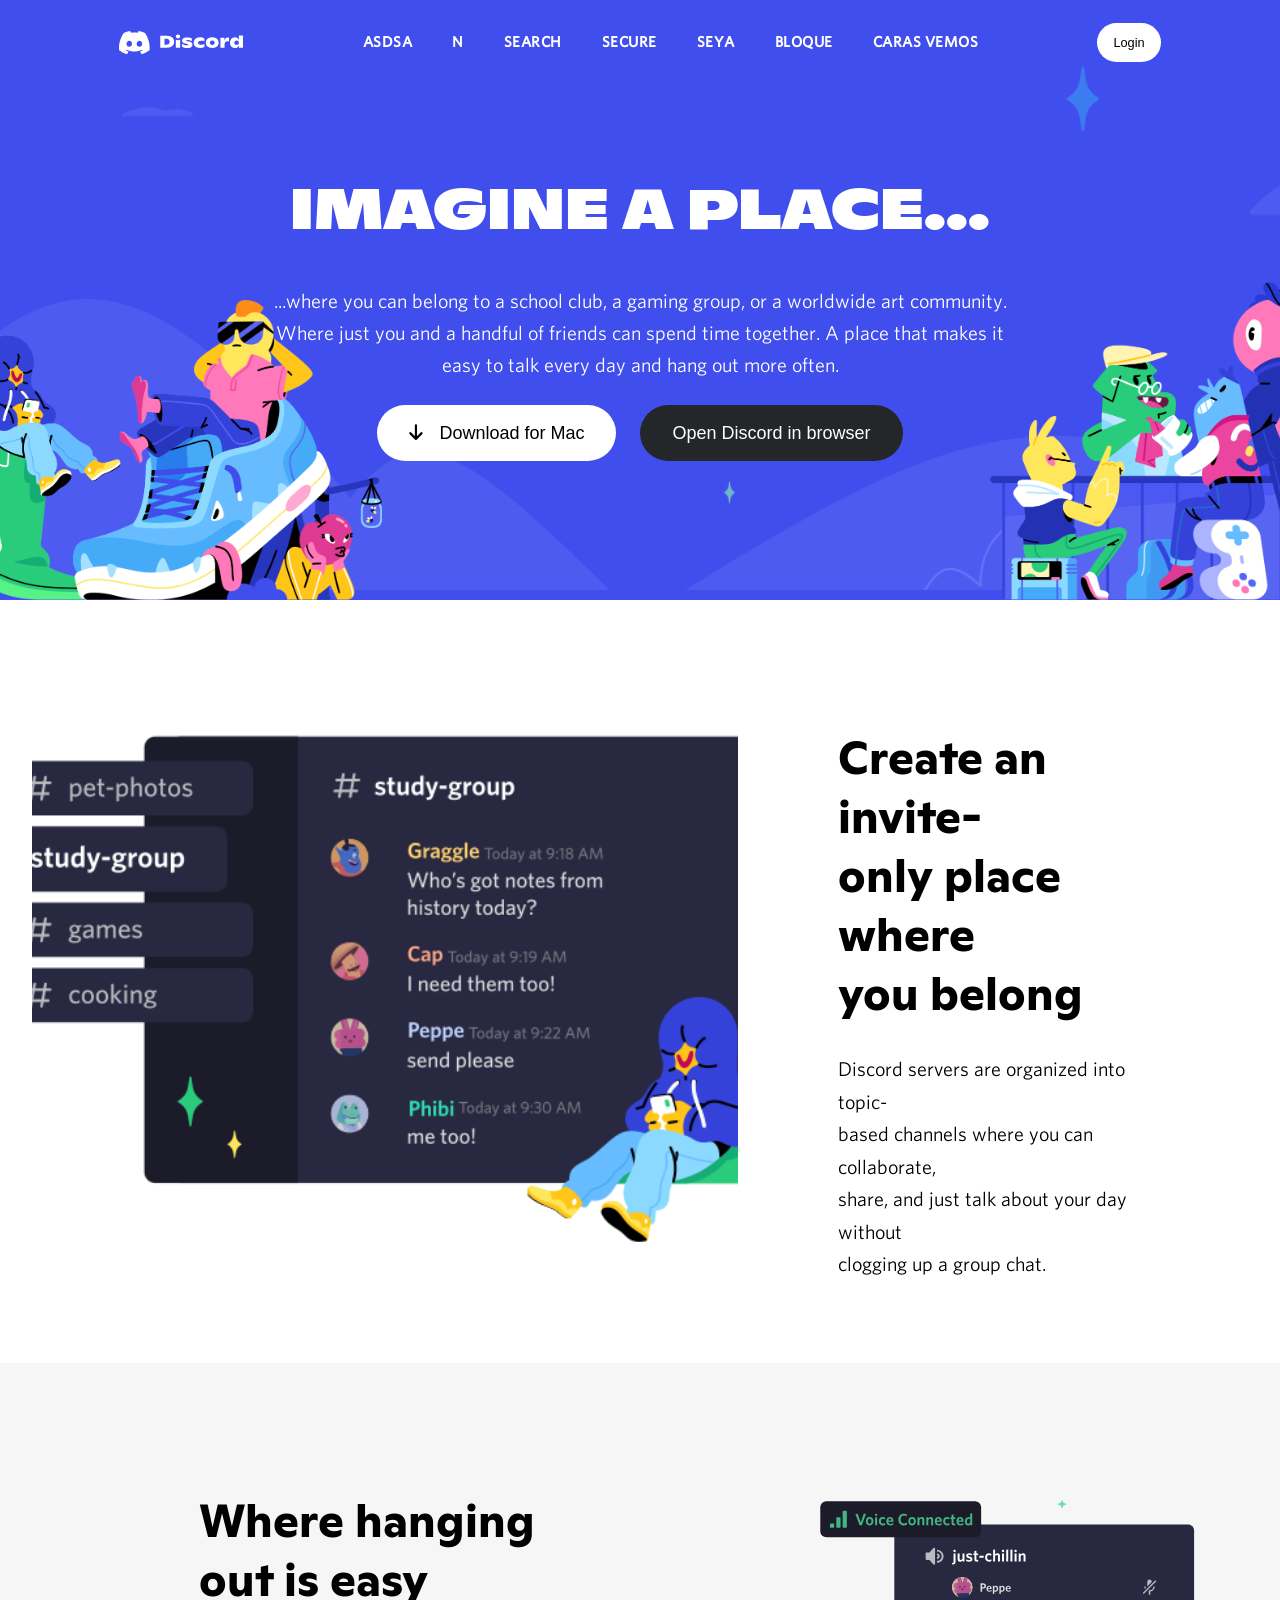
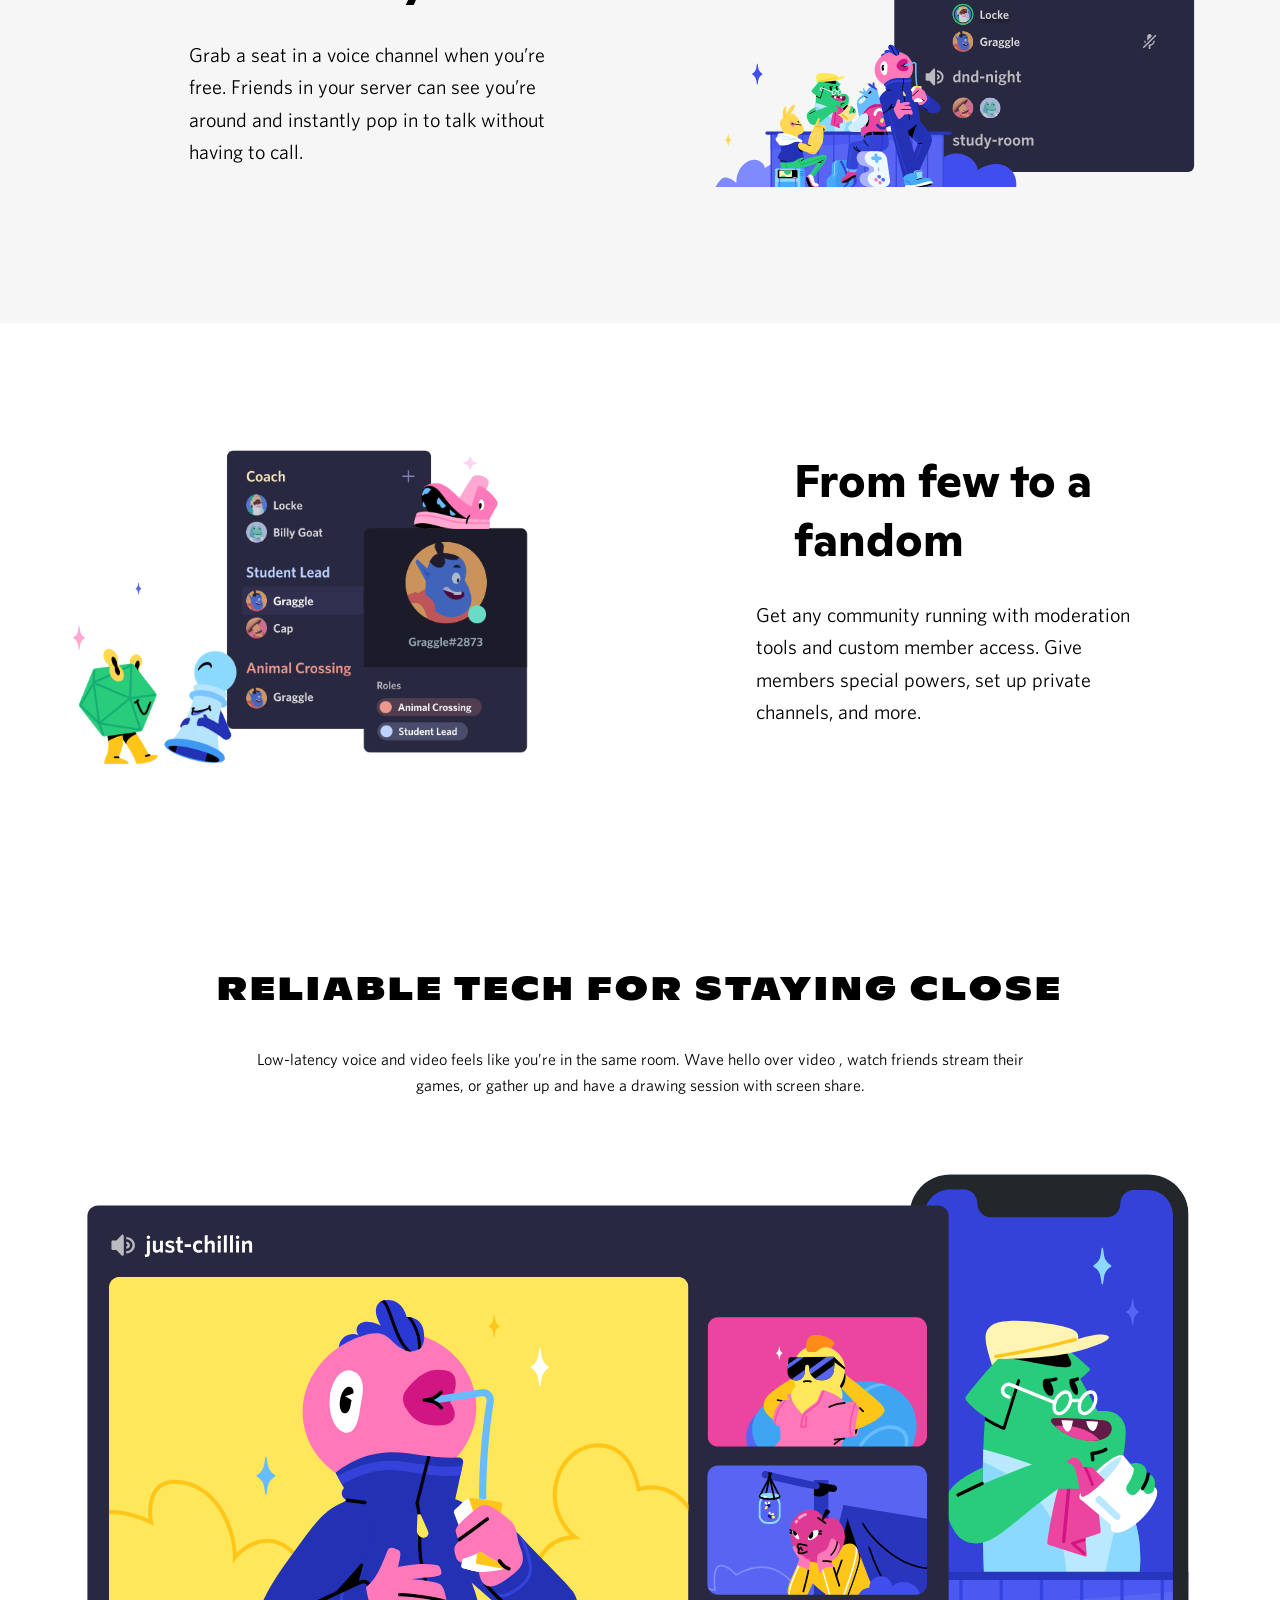
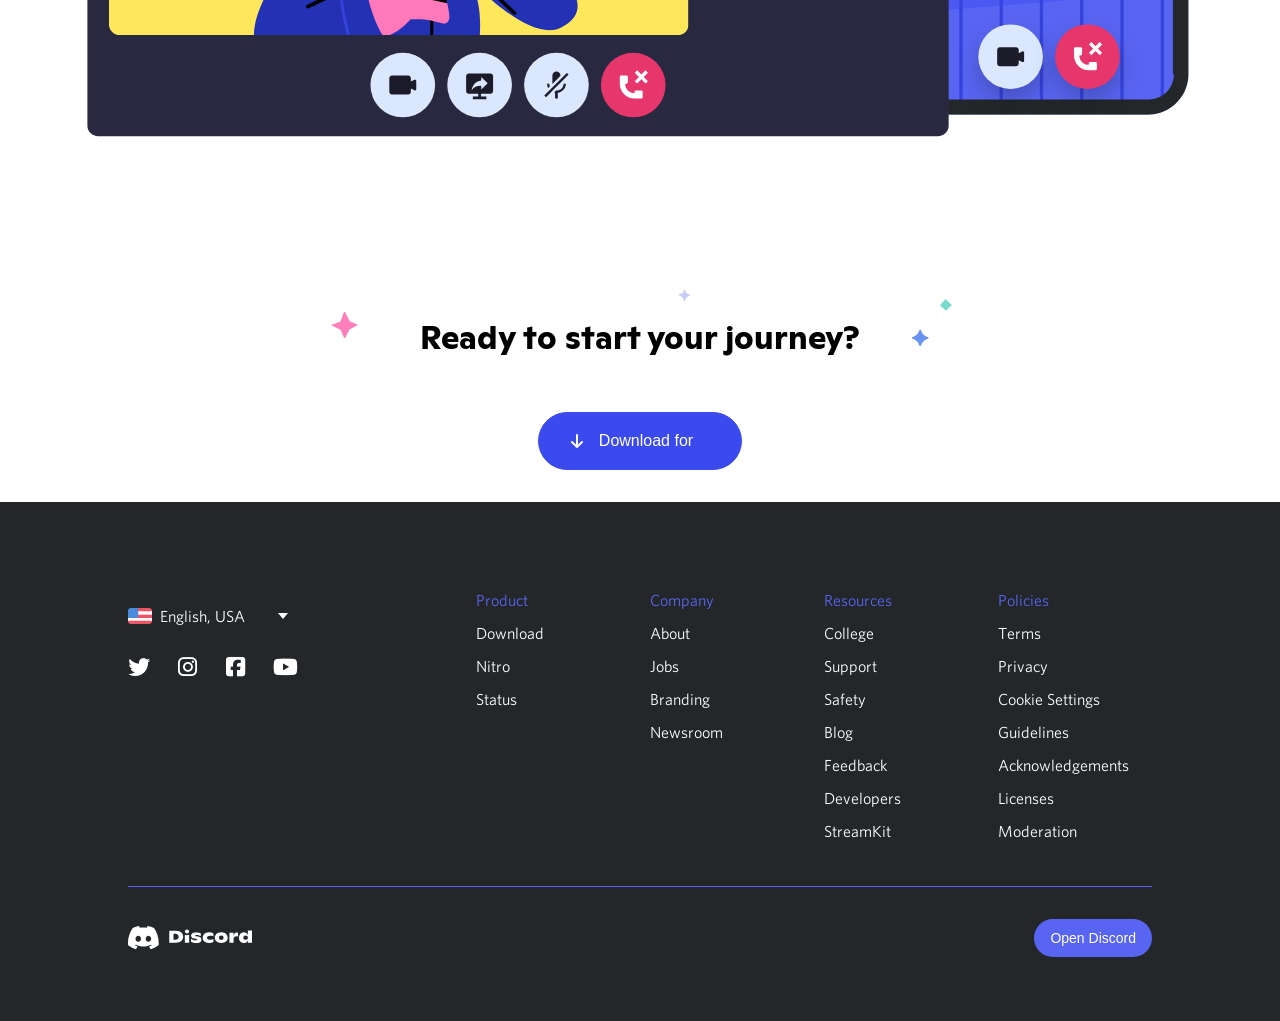
<file: index.html>
<!DOCTYPE html>
<html lang="es">
  <head>
    <meta charset="UTF-8" />
    <meta http-equiv="X-UA-Compatible" content="IE=edge" />
    <meta name="viewport" content="width=device-width, initial-scale=1.0" />
    <link rel="stylesheet" href="./css/style.css" />
    <link rel="stylesheet" href="./css/responsive.css" />
    <link rel="icon" href="./img/favicon.ico?v=2" />
    <link
      rel="stylesheet"
      href="https://cdnjs.cloudflare.com/ajax/libs/font-awesome/6.2.0/css/all.min.css"
      integrity="sha512-xh6O/CkQoPOWDdYTDqeRdPCVd1SpvCA9XXcUnZS2FmJNp1coAFzvtCN9BmamE+4aHK8yyUHUSCcJHgXloTyT2A=="
      crossorigin="anonymous"
      referrerpolicy="no-referrer"
    />
    <link
      rel="stylesheet"
      href="https://cdnjs.cloudflare.com/ajax/libs/animate.css/4.1.1/animate.min.css"
    />
    <link
      href="https://fonts.googleapis.com/icon?family=Material+Icons"
      rel="stylesheet"  
    />
    <title>Discord | Your Place to Talk and Hang Out</title>
  </head>

  <body>
    <div class="container">
      <nav class="navbar display-flex">
        <div class="logo">
          <svg width="124" height="34" viewBox="0 0 124 34" class="logo-3oeRIY">
            <g fill="white">
              <path
                d="M26.0015 6.9529C24.0021 6.03845 21.8787 5.37198 19.6623 5C19.3833 5.48048 19.0733 6.13144 18.8563 6.64292C16.4989 6.30193 14.1585 6.30193 11.8336 6.64292C11.6166 6.13144 11.2911 5.48048 11.0276 5C8.79575 5.37198 6.67235 6.03845 4.6869 6.9529C0.672601 12.8736 -0.41235 18.6548 0.130124 24.3585C2.79599 26.2959 5.36889 27.4739 7.89682 28.2489C8.51679 27.4119 9.07477 26.5129 9.55525 25.5675C8.64079 25.2265 7.77283 24.808 6.93587 24.312C7.15286 24.1571 7.36986 23.9866 7.57135 23.8161C12.6241 26.1255 18.0969 26.1255 23.0876 23.8161C23.3046 23.9866 23.5061 24.1571 23.7231 24.312C22.8861 24.808 22.0182 25.2265 21.1037 25.5675C21.5842 26.5129 22.1422 27.4119 22.7621 28.2489C25.2885 27.4739 27.8769 26.2959 30.5288 24.3585C31.1952 17.7559 29.4733 12.0212 26.0015 6.9529ZM10.2527 20.8402C8.73376 20.8402 7.49382 19.4608 7.49382 17.7714C7.49382 16.082 8.70276 14.7025 10.2527 14.7025C11.7871 14.7025 13.0425 16.082 13.0115 17.7714C13.0115 19.4608 11.7871 20.8402 10.2527 20.8402ZM20.4373 20.8402C18.9183 20.8402 17.6768 19.4608 17.6768 17.7714C17.6768 16.082 18.8873 14.7025 20.4373 14.7025C21.9717 14.7025 23.2271 16.082 23.1961 17.7714C23.1961 19.4608 21.9872 20.8402 20.4373 20.8402Z"
              ></path>
              <path
                d="M41.2697 9.86615H47.8585C49.4394 9.86615 50.7878 10.1141 51.8883 10.6101C52.9887 11.1061 53.8102 11.7881 54.3527 12.6715C54.8951 13.555 55.1741 14.5624 55.1741 15.7094C55.1741 16.8253 54.8952 17.8328 54.3217 18.7472C53.7482 19.6462 52.8803 20.3746 51.7178 20.9016C50.5554 21.4286 49.1139 21.6921 47.3935 21.6921H41.2697V9.86615ZM47.316 18.6852C48.3854 18.6852 49.2069 18.4217 49.7804 17.8793C50.3539 17.3523 50.6484 16.6083 50.6484 15.6939C50.6484 14.8414 50.3849 14.1594 49.8734 13.648C49.3619 13.1365 48.587 12.873 47.5485 12.873H45.4871V18.6852H47.316Z"
              ></path>
              <path
                d="M65.4362 21.6774C64.5217 21.4449 63.7003 21.1039 62.9718 20.6389V17.8335C63.5298 18.2675 64.2582 18.6085 65.1882 18.8875C66.1181 19.1665 67.0171 19.306 67.8851 19.306C68.288 19.306 68.598 19.2595 68.7995 19.151C69.001 19.0425 69.1095 18.9185 69.1095 18.7635C69.1095 18.593 69.0475 18.4535 68.939 18.345C68.8305 18.2365 68.6135 18.1435 68.288 18.0505L66.2576 17.6011C65.0952 17.3376 64.2737 16.9501 63.7777 16.4851C63.2818 16.0201 63.0493 15.3847 63.0493 14.6097C63.0493 13.9587 63.2663 13.3853 63.6847 12.9048C64.1187 12.4243 64.7232 12.0523 65.5137 11.7888C66.3041 11.5254 67.2186 11.3859 68.288 11.3859C69.2335 11.3859 70.1014 11.4789 70.8919 11.6959C71.6823 11.8973 72.3333 12.1608 72.8448 12.4708V15.1212C72.3178 14.8112 71.6979 14.5632 71.0159 14.3772C70.3184 14.1912 69.6055 14.0982 68.877 14.0982C67.823 14.0982 67.2961 14.2842 67.2961 14.6407C67.2961 14.8112 67.3736 14.9352 67.5441 15.0282C67.7146 15.1212 68.009 15.1987 68.443 15.2917L70.1324 15.6017C71.2329 15.7876 72.0543 16.1286 72.5968 16.6091C73.1393 17.0896 73.4028 17.787 73.4028 18.7325C73.4028 19.7555 72.9533 20.5769 72.0543 21.1659C71.1554 21.7704 69.8844 22.0648 68.2415 22.0648C67.2806 22.0338 66.3506 21.9098 65.4362 21.6774Z"
              ></path>
              <path
                d="M77.5891 21.3213C76.6281 20.8408 75.8842 20.2054 75.4037 19.3994C74.9077 18.5934 74.6752 17.679 74.6752 16.656C74.6752 15.6486 74.9232 14.7341 75.4347 13.9437C75.9462 13.1377 76.6901 12.5177 77.6666 12.0528C78.643 11.6033 79.821 11.3708 81.1849 11.3708C82.8743 11.3708 84.2693 11.7273 85.3852 12.4402V15.5246C84.9977 15.2611 84.5328 15.0286 84.0058 14.8736C83.4788 14.7031 82.9208 14.6256 82.3319 14.6256C81.2779 14.6256 80.472 14.8116 79.8675 15.1991C79.2785 15.5866 78.984 16.0826 78.984 16.7025C78.984 17.307 79.263 17.803 79.852 18.1905C80.4254 18.5779 81.2624 18.7794 82.3474 18.7794C82.9053 18.7794 83.4633 18.7019 84.0058 18.5314C84.5483 18.3609 85.0287 18.175 85.4162 17.927V20.9183C84.1762 21.6623 82.7348 22.0343 81.1074 22.0343C79.728 22.0343 78.5655 21.7863 77.5891 21.3213Z"
              ></path>
              <path
                d="M89.8041 21.3213C88.8276 20.8408 88.0837 20.2054 87.5722 19.3839C87.0607 18.5624 86.7972 17.648 86.7972 16.625C86.7972 15.6176 87.0607 14.7031 87.5722 13.9127C88.0837 13.1222 88.8276 12.5022 89.7886 12.0528C90.7495 11.6033 91.9119 11.3708 93.2464 11.3708C94.5794 11.3708 95.7418 11.5878 96.7028 12.0528C97.6637 12.5022 98.4077 13.1222 98.9192 13.9127C99.4306 14.7031 99.6786 15.6021 99.6786 16.625C99.6786 17.6325 99.4306 18.5624 98.9192 19.3839C98.4077 20.2054 97.6792 20.8563 96.7028 21.3213C95.7263 21.7863 94.5794 22.0343 93.2464 22.0343C91.9274 22.0343 90.7805 21.7863 89.8041 21.3213ZM94.9358 18.3299C95.3388 17.927 95.5558 17.369 95.5558 16.7025C95.5558 16.0206 95.3543 15.4936 94.9358 15.0906C94.5174 14.6876 93.9594 14.4861 93.2619 14.4861C92.5335 14.4861 91.9739 14.6876 91.5555 15.0906C91.1525 15.4936 90.9355 16.0206 90.9355 16.7025C90.9355 17.3845 91.137 17.927 91.5555 18.3299C91.9739 18.7484 92.5335 18.9499 93.2619 18.9499C93.9594 18.9344 94.5329 18.7329 94.9358 18.3299Z"
              ></path>
              <path
                d="M110.048 11.9901V15.6325C109.614 15.3535 109.056 15.214 108.374 15.214C107.475 15.214 106.777 15.493 106.297 16.0354C105.816 16.5779 105.568 17.4304 105.568 18.5773V21.6772H101.43V11.8196H105.491V14.966C105.708 13.819 106.08 12.9666 106.576 12.4241C107.072 11.8816 107.723 11.5872 108.513 11.5872C109.102 11.5872 109.614 11.7267 110.048 11.9901Z"
              ></path>
              <path
                d="M124 9.52563V21.6925H119.862V19.4761C119.505 20.3131 118.978 20.9486 118.265 21.3825C117.551 21.8165 116.667 22.0335 115.613 22.0335C114.683 22.0335 113.862 21.801 113.164 21.3515C112.467 20.9021 111.925 20.2666 111.553 19.4761C111.181 18.6702 110.995 17.7712 110.995 16.7793C110.979 15.7408 111.181 14.8109 111.599 13.9894C112.002 13.168 112.591 12.5325 113.335 12.0675C114.079 11.6025 114.931 11.37 115.892 11.37C117.861 11.37 119.18 12.2225 119.862 13.9429V9.52563H124ZM119.242 18.2517C119.66 17.8487 119.877 17.3062 119.877 16.6553C119.877 16.0198 119.676 15.5083 119.257 15.1209C118.839 14.7334 118.281 14.5319 117.582 14.5319C116.884 14.5319 116.326 14.7334 115.908 15.1364C115.489 15.5393 115.288 16.0508 115.288 16.7018C115.288 17.3527 115.489 17.8642 115.908 18.2672C116.326 18.6702 116.869 18.8717 117.566 18.8717C118.265 18.8717 118.823 18.6702 119.242 18.2517Z"
              ></path>
              <path
                d="M58.9885 12.4091C60.1772 12.4091 61.1429 11.5416 61.1429 10.4717C61.1429 9.40164 60.1772 8.5343 58.9885 8.5343C57.7981 8.5343 56.8341 9.40164 56.8341 10.4717C56.8341 11.5416 57.7981 12.4091 58.9885 12.4091Z"
              ></path>
              <path
                d="M61.1429 13.741C59.8254 14.3144 58.1825 14.3299 56.8341 13.741V21.6921H61.1429V13.741Z"
              ></path>
            </g>
          </svg>
        </div>

        <div class="menu">
          <div class="display-flex space-between for-mobile"></div>
        </div>

        <div>
          <ul>
            <li><a href="">ASDSA</a></li>
            <li><a href="">N</a></li>
            <li><a href="">SEARCH</a></li>
            <li><a href="">SECURE</a></li>
            <li><a href="./pages/support.html">SEYA</a></li>
            <li><a href="">BLOQUE</a></li>
            <li><a href="">CARAS VEMOS</a></li>
          </ul>
        </div>

        <div class="wrapper">
          <a class="" href="https://discord.com/login">
            <button class="discord">Login</button></a
          >
        </div>
      </nav>

      <div class="section1">
        <h1>IMAGINE A PLACE...</h1>
        <i class="fa-arrow-down-to-bracket"></i>

        <p style="align-content: flex-end">
          ...where you can belong to a school club, a gaming group, or a
          worldwide art community. Where just you and a handful of friends can
          spend time together. A place that makes it easy to talk every day and
          hang out more often.
        </p>
        <div class="buttons">
          <button class="download-button main-btn">
            <i class="fa-solid fa-arrow-down"></i> Download for Mac
          </button>
          <a href="https://discord.com/app">
            <button class="browser-button">Open Discord in browser</button>
          </a>
        </div>

        <div class="shoe">
          <img src="./img/left.png" alt="" />
        </div>
        <div class="dino">
          <img src="./img/friends.png" alt="" />
        </div>
      </div>
    </div>

    <div class="container2 wow animate__animated animate__fadeInUp">
      <div id="studygroup">
        <img src="./img/container2.png" alt="" />
        <div></div>
        <div class="box2">
          <h2>
            Create an invite- <br />
            only place where <br />
            you belong
          </h2>
          <p>
            Discord servers are organized into topic- <br />
            based channels where you can collaborate, <br />
            share, and just talk about your day without <br />
            clogging up a group chat.
          </p>
        </div>
      </div>
    </div>

    <div class="container3" id="hang-out">
      <div id="studygroup">
        <div class="box2 wow animate__animated animate__fadeInUp">
          <h2>
            Where hanging <br />
            out is easy
          </h2>
          <p>
            Grab a seat in a voice channel when you’re <br />
            free. Friends in your server can see you’re <br />
            around and instantly pop in to talk without <br />
            having to call.
          </p>
        </div>
        <div  class="container2 wow animate__animated animate__fadeInUp">
          <img src="./img/container3.svg" alt="" />
        </div>
      </div>
    </div>



    <div class="container4">

      <div id="studygroup">
  <div class="container2 wow animate__animated animate__fadeInUp">
        <img src="./img/container4.png" alt="" />
      </div>
      <div class="box2 wow animate__animated animate__fadeInUp">
        <h2>
          From few to a <br />
          fandom
        </h2>
        <p>
          Get any community running with moderation <br />
          tools and custom member access. Give <br />
          members special powers, set up private <br />
          channels, and more.
        </p>
      </div>
      </div>
    
    </div>
    <div class="container5">
      <div class="box5 wow animate__animated animate__fadeInUp">
        <h1>RELIABLE TECH FOR STAYING CLOSE</h1>
        <p>
          Low-latency voice and video feels like you’re in the same room. Wave
          hello over video , watch friends stream their<br />
          games, or gather up and have a drawing session with screen share.
        </p>
        <img src="./img/container5.svg" alt="" />
      </div>
      <div class="box6">
        <div class="stars-container">
          <img src="./img/stars1.svg" />
        </div>
        <h1>Ready to start your journey?</h1>
        <button class="download-button bottom-btn" onclick="download(Name)">
          <i class="fa-solid fa-arrow-down"></i> Download for
          <span class="deviceName"></span>
        </button>
      </div>
    </div>

    <!-- Footer -->
    <!-------------------------------------------------------------->
    <footer>
      <div class="footer-nav">
        <div class="socials">
          <div class="dropdown">
            <div class="select">
              <span class="selected"
                ><img src="img/Flag-logo.png" />English, USA</span
              >
              <div class="caret"></div>
            </div>
            <ul class="menu">
              <li value="Bulgarian">
                <img src="img/country-icon/bulgaria.png" />български
              </li>
              <li value="Czech">
                <img src="img/country-icon/chez.png" />Čeština
              </li>
              <li value="Danish">
                <img src="img/country-icon/denmark.png" />Dansk
              </li>
              <li value="German">
                <img src="img/country-icon/germany.png" />Deutsch
              </li>
              <li value="Greek">
                <img src="img/country-icon/greece.png" />Ελληνικά
              </li>
              <li value="English" class="active">
                <img src="img/Flag-logo.png" />English, USA
              </li>
              <li value="Spanish">
                <img src="img/country-icon/spain.png" />Español
              </li>
              <li value="Finnish">
                <img src="img/country-icon/finland.png" />Suomi
              </li>
              <li value="French">
                <img src="img/country-icon/france.png" />Français
              </li>
              <li value="Hindi">
                <img src="img/country-icon/india.png" />हिंदी
              </li>
              <li value="Croatian">
                <img src="img/country-icon/croatia.png" />Hrvatski
              </li>
              <li value="Hungarian">
                <img src="img/country-icon/hungary.png" />Magyar
              </li>
              <li value="Italian">
                <img src="img/country-icon/italy.png" />Italiano
              </li>
              <li value="Japanese">
                <img src="img/country-icon/japan.png" />日本語
              </li>
              <li value="Korean">
                <img src="img/country-icon/korea.png" />한국어
              </li>
              <li value="Lithuanian">
                <img src="img/country-icon/lithuanian.png" />Lietuviškai
              </li>
              <li value="Dutch">
                <img src="img/country-icon/netherlands.png" />Nederlands
              </li>
              <li value="Norwegian">
                <img src="img/country-icon/Norwegian.png" />Norwegian
              </li>
              <li value="Polish">
                <img src="img/country-icon/Polish.png" />Polski
              </li>
              <li value="Brazilian Portuguese">
                <img src="img/country-icon/brazil.png" />Português do Brasil
              </li>
              <li value="Romanian">
                <img src="img/country-icon/romania.png" />Română
              </li>
              <li value="Russian">
                <img src="img/country-icon/russia.png" />Русский
              </li>
              <li value="Swedish">
                <img src="img/country-icon/sweeden.png" />Svenska
              </li>
              <li value="Thai">
                <img src="img/country-icon/thailand.png" />ไทย
              </li>
              <li value="Turkish">
                <img src="img/country-icon/turkey.png" />Türkçe
              </li>
              <li value="Ukrainian">
                <img src="img/country-icon/ukraine.png" />Українська
              </li>
              <li value="Vietnamese">
                <img src="img/country-icon/Vietnamese.png" />Tiếng Việt
              </li>
              <li value="Simplified Chinese">
                <img src="img/country-icon/china.png" />中文
              </li>
              <li value="Traditional Chinese">
                <img src="img/country-icon/china.png" />繁體中文
              </li>
            </ul>
          </div>
          <div class="links">
            <a href="https://twitter.com/" target="_blank"
              ><i class="fa-brands fa-twitter"></i
            ></a>
            <a href="https://instagram.com/" target="_blank"
              ><i class="fa-brands fa-instagram"></i
            ></a>
            <a href="https://facebook.com/" target="_blank"
              ><i class="fa-brands fa-square-facebook"></i
            ></a>
            <a href="https://youtube.com/" target="_blank"
              ><i class="fa-brands fa-youtube"></i
            ></a>
          </div>
        </div>
        <div class="space"></div>
        <div class="column">
          <h5>Product</h5>
          <a href="./download.html">Download</a>
          <a href="#">Nitro</a>
          <a href="#">Status</a>
        </div>
        <div class="column">
          <h5>Company</h5>
          <a href="#">About</a>
          <a href="#">Jobs</a>
          <a href="#">Branding</a>
          <a href="#">Newsroom</a>
        </div>
        <div class="column">
          <h5>Resources</h5>
          <a href="#">College</a>
          <a href="#">Support</a>
          <a href="#">Safety</a>
          <a href="#">Blog</a>
          <a href="#">Feedback</a>
          <a href="#">Developers</a>
          <a href="#">StreamKit</a>
        </div>
        <div class="column">
          <h5>Policies</h5>
          <a href="#">Terms</a>
          <a href="#">Privacy</a>
          <a href="#">Cookie Settings</a>
          <a href="#">Guidelines</a>
          <a href="#">Acknowledgements</a>
          <a href="#">Licenses</a>
          <a href="#">Moderation</a>
        </div>
      </div>
      <div class="footer-bar">
        <svg width="124" height="34" viewBox="0 0 124 34" class="logo-TA52YN">
          <g fill="currentColor">
            <path
              d="M26.0015 6.9529C24.0021 6.03845 21.8787 5.37198 19.6623 5C19.3833 5.48048 19.0733 6.13144 18.8563 6.64292C16.4989 6.30193 14.1585 6.30193 11.8336 6.64292C11.6166 6.13144 11.2911 5.48048 11.0276 5C8.79575 5.37198 6.67235 6.03845 4.6869 6.9529C0.672601 12.8736 -0.41235 18.6548 0.130124 24.3585C2.79599 26.2959 5.36889 27.4739 7.89682 28.2489C8.51679 27.4119 9.07477 26.5129 9.55525 25.5675C8.64079 25.2265 7.77283 24.808 6.93587 24.312C7.15286 24.1571 7.36986 23.9866 7.57135 23.8161C12.6241 26.1255 18.0969 26.1255 23.0876 23.8161C23.3046 23.9866 23.5061 24.1571 23.7231 24.312C22.8861 24.808 22.0182 25.2265 21.1037 25.5675C21.5842 26.5129 22.1422 27.4119 22.7621 28.2489C25.2885 27.4739 27.8769 26.2959 30.5288 24.3585C31.1952 17.7559 29.4733 12.0212 26.0015 6.9529ZM10.2527 20.8402C8.73376 20.8402 7.49382 19.4608 7.49382 17.7714C7.49382 16.082 8.70276 14.7025 10.2527 14.7025C11.7871 14.7025 13.0425 16.082 13.0115 17.7714C13.0115 19.4608 11.7871 20.8402 10.2527 20.8402ZM20.4373 20.8402C18.9183 20.8402 17.6768 19.4608 17.6768 17.7714C17.6768 16.082 18.8873 14.7025 20.4373 14.7025C21.9717 14.7025 23.2271 16.082 23.1961 17.7714C23.1961 19.4608 21.9872 20.8402 20.4373 20.8402Z"
            ></path>
            <path
              d="M41.2697 9.86615H47.8585C49.4394 9.86615 50.7878 10.1141 51.8883 10.6101C52.9887 11.1061 53.8102 11.7881 54.3527 12.6715C54.8951 13.555 55.1741 14.5624 55.1741 15.7094C55.1741 16.8253 54.8952 17.8328 54.3217 18.7472C53.7482 19.6462 52.8803 20.3746 51.7178 20.9016C50.5554 21.4286 49.1139 21.6921 47.3935 21.6921H41.2697V9.86615ZM47.316 18.6852C48.3854 18.6852 49.2069 18.4217 49.7804 17.8793C50.3539 17.3523 50.6484 16.6083 50.6484 15.6939C50.6484 14.8414 50.3849 14.1594 49.8734 13.648C49.3619 13.1365 48.587 12.873 47.5485 12.873H45.4871V18.6852H47.316Z"
            ></path>
            <path
              d="M65.4362 21.6774C64.5217 21.4449 63.7003 21.1039 62.9718 20.6389V17.8335C63.5298 18.2675 64.2582 18.6085 65.1882 18.8875C66.1181 19.1665 67.0171 19.306 67.8851 19.306C68.288 19.306 68.598 19.2595 68.7995 19.151C69.001 19.0425 69.1095 18.9185 69.1095 18.7635C69.1095 18.593 69.0475 18.4535 68.939 18.345C68.8305 18.2365 68.6135 18.1435 68.288 18.0505L66.2576 17.6011C65.0952 17.3376 64.2737 16.9501 63.7777 16.4851C63.2818 16.0201 63.0493 15.3847 63.0493 14.6097C63.0493 13.9587 63.2663 13.3853 63.6847 12.9048C64.1187 12.4243 64.7232 12.0523 65.5137 11.7888C66.3041 11.5254 67.2186 11.3859 68.288 11.3859C69.2335 11.3859 70.1014 11.4789 70.8919 11.6959C71.6823 11.8973 72.3333 12.1608 72.8448 12.4708V15.1212C72.3178 14.8112 71.6979 14.5632 71.0159 14.3772C70.3184 14.1912 69.6055 14.0982 68.877 14.0982C67.823 14.0982 67.2961 14.2842 67.2961 14.6407C67.2961 14.8112 67.3736 14.9352 67.5441 15.0282C67.7146 15.1212 68.009 15.1987 68.443 15.2917L70.1324 15.6017C71.2329 15.7876 72.0543 16.1286 72.5968 16.6091C73.1393 17.0896 73.4028 17.787 73.4028 18.7325C73.4028 19.7555 72.9533 20.5769 72.0543 21.1659C71.1554 21.7704 69.8844 22.0648 68.2415 22.0648C67.2806 22.0338 66.3506 21.9098 65.4362 21.6774Z"
            ></path>
            <path
              d="M77.5891 21.3213C76.6281 20.8408 75.8842 20.2054 75.4037 19.3994C74.9077 18.5934 74.6752 17.679 74.6752 16.656C74.6752 15.6486 74.9232 14.7341 75.4347 13.9437C75.9462 13.1377 76.6901 12.5177 77.6666 12.0528C78.643 11.6033 79.821 11.3708 81.1849 11.3708C82.8743 11.3708 84.2693 11.7273 85.3852 12.4402V15.5246C84.9977 15.2611 84.5328 15.0286 84.0058 14.8736C83.4788 14.7031 82.9208 14.6256 82.3319 14.6256C81.2779 14.6256 80.472 14.8116 79.8675 15.1991C79.2785 15.5866 78.984 16.0826 78.984 16.7025C78.984 17.307 79.263 17.803 79.852 18.1905C80.4254 18.5779 81.2624 18.7794 82.3474 18.7794C82.9053 18.7794 83.4633 18.7019 84.0058 18.5314C84.5483 18.3609 85.0287 18.175 85.4162 17.927V20.9183C84.1762 21.6623 82.7348 22.0343 81.1074 22.0343C79.728 22.0343 78.5655 21.7863 77.5891 21.3213Z"
            ></path>
            <path
              d="M89.8041 21.3213C88.8276 20.8408 88.0837 20.2054 87.5722 19.3839C87.0607 18.5624 86.7972 17.648 86.7972 16.625C86.7972 15.6176 87.0607 14.7031 87.5722 13.9127C88.0837 13.1222 88.8276 12.5022 89.7886 12.0528C90.7495 11.6033 91.9119 11.3708 93.2464 11.3708C94.5794 11.3708 95.7418 11.5878 96.7028 12.0528C97.6637 12.5022 98.4077 13.1222 98.9192 13.9127C99.4306 14.7031 99.6786 15.6021 99.6786 16.625C99.6786 17.6325 99.4306 18.5624 98.9192 19.3839C98.4077 20.2054 97.6792 20.8563 96.7028 21.3213C95.7263 21.7863 94.5794 22.0343 93.2464 22.0343C91.9274 22.0343 90.7805 21.7863 89.8041 21.3213ZM94.9358 18.3299C95.3388 17.927 95.5558 17.369 95.5558 16.7025C95.5558 16.0206 95.3543 15.4936 94.9358 15.0906C94.5174 14.6876 93.9594 14.4861 93.2619 14.4861C92.5335 14.4861 91.9739 14.6876 91.5555 15.0906C91.1525 15.4936 90.9355 16.0206 90.9355 16.7025C90.9355 17.3845 91.137 17.927 91.5555 18.3299C91.9739 18.7484 92.5335 18.9499 93.2619 18.9499C93.9594 18.9344 94.5329 18.7329 94.9358 18.3299Z"
            ></path>
            <path
              d="M110.048 11.9901V15.6325C109.614 15.3535 109.056 15.214 108.374 15.214C107.475 15.214 106.777 15.493 106.297 16.0354C105.816 16.5779 105.568 17.4304 105.568 18.5773V21.6772H101.43V11.8196H105.491V14.966C105.708 13.819 106.08 12.9666 106.576 12.4241C107.072 11.8816 107.723 11.5872 108.513 11.5872C109.102 11.5872 109.614 11.7267 110.048 11.9901Z"
            ></path>
            <path
              d="M124 9.52563V21.6925H119.862V19.4761C119.505 20.3131 118.978 20.9486 118.265 21.3825C117.551 21.8165 116.667 22.0335 115.613 22.0335C114.683 22.0335 113.862 21.801 113.164 21.3515C112.467 20.9021 111.925 20.2666 111.553 19.4761C111.181 18.6702 110.995 17.7712 110.995 16.7793C110.979 15.7408 111.181 14.8109 111.599 13.9894C112.002 13.168 112.591 12.5325 113.335 12.0675C114.079 11.6025 114.931 11.37 115.892 11.37C117.861 11.37 119.18 12.2225 119.862 13.9429V9.52563H124ZM119.242 18.2517C119.66 17.8487 119.877 17.3062 119.877 16.6553C119.877 16.0198 119.676 15.5083 119.257 15.1209C118.839 14.7334 118.281 14.5319 117.582 14.5319C116.884 14.5319 116.326 14.7334 115.908 15.1364C115.489 15.5393 115.288 16.0508 115.288 16.7018C115.288 17.3527 115.489 17.8642 115.908 18.2672C116.326 18.6702 116.869 18.8717 117.566 18.8717C118.265 18.8717 118.823 18.6702 119.242 18.2517Z"
            ></path>
            <path
              d="M58.9885 12.4091C60.1772 12.4091 61.1429 11.5416 61.1429 10.4717C61.1429 9.40164 60.1772 8.5343 58.9885 8.5343C57.7981 8.5343 56.8341 9.40164 56.8341 10.4717C56.8341 11.5416 57.7981 12.4091 58.9885 12.4091Z"
            ></path>
            <path
              d="M61.1429 13.741C59.8254 14.3144 58.1825 14.3299 56.8341 13.741V21.6921H61.1429V13.741Z"
            ></path>
          </g>
        </svg>
        <a href="https://discord.com/channels/@me">Open Discord</a>
      </div>
    </footer>
    <script
      src="https://cdnjs.cloudflare.com/ajax/libs/wow/1.1.2/wow.min.js"
      integrity="sha512-Eak/29OTpb36LLo2r47IpVzPBLXnAMPAVypbSZiZ4Qkf8p/7S/XRG5xp7OKWPPYfJT6metI+IORkR5G8F900+g=="
      crossorigin="anonymous"
      referrerpolicy="no-referrer"
    ></script>
    <script>
      new WOW().init();
    </script>
    <script src="js/script.js"></script>
  </body>
</html>
</file>
<file: css/style.css>
@import url("https://fonts.googleapis.com/css2?family=Montserrat:wght@900&display=swap");

@font-face {
  font-family: "Ginto Nord";
  src: url(../fonts/Ginto\ Nord.ttf);
}

@font-face {
  font-family: "Whitney Regular";
  src: url(../fonts/Whitney\ Regular.ttf);
}

@font-face {
  font-family: "Whitney Medium";
  src: url(../fonts/Whitney\ Medium.ttf);
}

@font-face {
  font-family: "Whitney Bold";
  src: url(../fonts/Whitney\ Bold.ttf);
}

* {
  margin: 0;
  padding: 0;
  font-family: "Whitney", Helvetica Neue, "Helvetica", Arial, sans-serif;
  box-sizing: border-box;
}

html,
body {
  height: 100%;
  width: 100%;
}

body {
  transition: 1.5s;
}
p{
  font-family: 'Source Sans Pro', sans-serif;
  
}


.night-toggle {
  width: 33px;
  right: 25px;
  position: sticky;
  padding-left: 25px;
}

.night-toggle:hover {
  cursor: pointer;
}

.moon {
  background-color: transparent;
  box-shadow: -6px 1px 0 3px #f4fcfc;
  border-left: 3px solid #3a4042;
  border-radius: 50%;
  width: 30px;
  height: 20px;
  margin-left: 8px;
  margin-top: 0px;
  transition: 2s;
}

.sun {
  background-color: #fdd462;
  box-shadow: 2px 0px 0px 1px #D19C29;
  border-radius: 50%;
  width: 26px;
  height: 26px;
  transition: 2s;
}

/* Header Section */
.navbox {
  height: 70px;
  display: flex;
  justify-content: center;
}

.box1 {
  display: flex;
  justify-content: center;
  align-items: center;
  font-family: Whitney, Helvetica Neue, Helvetica, Arial, sans-serif;
  gap: 16px;
}

.box1 img {
  height: 36px;
}

.box1 p {
  font-weight: 500;
  font-size: 15px;
}

.box1 span {
  font-weight: 400;
}

.read {
  border-radius: 40px;
  font-size: 0.8rem;
  padding: 10px 14px;
  background: #3b4aee;
  color: white;
  border: 1px solid #404eed;
  outline: none;
  cursor: pointer;
}

.read:hover {
  box-shadow: 0px 4px 5px 0px rgba(176, 174, 174, 0.71);
  transition: 0.2s;
  transition-timing-function: ease-in-out;
}

/* Container Section */
.container {
  background: #404eed;
  height: 600px;
  position: relative;
  width: 100%;
  z-index: 1;
}
.container1 {
  background: #23272a;
  height: 740px;
  position: relative;
  width: 100%;
  z-index: 1;
}
.stars-container {
  display: flex;
  justify-content: center;
  flex-flow: column;
  position: absolute;
  width: 100%;
  margin: auto 0px;
}
.stars-container img {
  width: 50%;
  margin: auto;
  margin-top: -15px;
}

.nav_content{
  background-color: transparent;
  position: relative;
  /* height: 90vw; */
  height: 59vh;
  display: flex;
  animation: scrollbtn .3s;
}
.content1{
  background-color: transparent;
  position: relative;
  height: 82.3vh;
  width: 50%;
  display: flex;
  flex-direction: column;
}
.content2{
  background-color: transparent;
  position: relative;
  height: 82.3vh;
  width: 50%;
}
.title_nav{
  width: 450px;
  position: relative;
  top: 22%;
  left: 21%;
}
.title_nav h2{
  font-family: "Montserrat", sans-serif;
  font-size: 3.7rem;
  color: white;
}
.title_nav h3{
  font-family: Whitney, Helvetica Neue, Helvetica, Arial, sans-serif;
  font-size: 1.3rem;
  width: 580px;
  color: white;
  margin-top: 30px;
}
.nav_buttons{
  background-color: transparent;
  position: relative;
  height: 15vh;
  display: flex;
  flex-direction: row;
  /* width: 20vw; */
  position: relative;
  top: 27%;
  left: 20.7%;
}
.for_windows{
  height: 6vh;
  border-radius: 20px;
  padding:15px ;
  background-color: #5865f2;
  border: none;
}
.for_windows_links{
  text-decoration: none;
  font-size: 1.3rem;
  color: white;
  font-family:  Whitney, Helvetica Neue, Helvetica, Arial, sans-serif;
  font-weight: 400;
}
.nv_btn_h3{
  margin-top: 2%;
  color: white;
  font-weight: 100;
}

.ios_container{
  background-color: #f6f6f6;
  height: 600px;
  width: 35%;
  position: relative;
  top: 45%;
  left: 14%;
  margin-bottom: 5%;
  border-radius: 15px;
  /* display: flex; */
  flex-direction: column;
  overflow: hidden;
}
.ios_title{
  font-family: Whitney, Helvetica Neue, Helvetica, Arial, sans-serif;
  font-weight: 700;
  position: relative;
  top: 11%;
  left: 45%;
}
.for_ios{
  height: 57px;
  width: 150px;
  color: white;
  background-color: black;
  /* text-decoration: none; */
  border-radius: 20px;
  position: relative;
  top: 13%;
  left: 36.5%;
}
.for_ios_link{
  text-decoration: none;
  font-size: 1.3rem;
  color: white;
  font-family:  Whitney, Helvetica Neue, Helvetica, Arial, sans-serif;
  font-weight: 200;
}

.ios_img{
  width: 75%;
  position: relative;
  top: 28%;
  left: 13%;
}

.android_container{
  background-color: #f6f6f6;
  height: 600px;
  width: 35%;
  position: relative;
  top: -15%;
  left: 51.5%;
  margin-bottom: 0%;
  border-radius: 15px;
  /* display: flex; */
  flex-direction: column;
  overflow: hidden;
}
.and_title{
  font-family: Whitney, Helvetica Neue, Helvetica, Arial, sans-serif;
  font-weight: 700;
  position: relative;
  top: 11%;
  left: 40%;
}
.for_and{
  height: 57px;
  width: 150px;
  color: white;
  background-color: black;
  /* text-decoration: none; */
  border-radius: 20px;
  position: relative;
  top: 14%;
  left: 37.7%;
}

.and_img{
  width: 75%;
  position: relative;
  top: 28%;
  left: 13%;
}

.linux_container{
  background-color: #f6f6f6;
  height: 600px;
  width: 35%;
  position: relative;
  top: -44%;
  left: 14%;
  margin-bottom: 5%;
  border-radius: 15px;
  /* display: flex; */
  flex-direction: column;
  overflow: hidden;
}

.linux_title{
  font-family: Whitney, Helvetica Neue, Helvetica, Arial, sans-serif;
  font-weight: 700;
  position: relative;
  top: 11%;
  left: 40%;
}

.for_linux{
  height: 57px;
  width: 150px;
  color: white;
  background-color: black;
  /* text-decoration: none; */
  border-radius: 20px;
  position: relative;
  top: -32%;
  left: 34.5%;
  z-index: 10;
}
.linux_img{
  width: 65%;
  position: relative;
  top: 37%;
  left: -10%;
}

.mac_container{
  background-color: #f6f6f6;
  height: 600px;
  width: 35%;
  position: relative;
  top: -104%;
  left: 51.5%;
  margin-bottom: 5%;
  border-radius: 15px;
  /* display: flex; */
  flex-direction: column;
  overflow: hidden;
}
.mac_title{
  font-family: Whitney, Helvetica Neue, Helvetica, Arial, sans-serif;
  font-weight: 700;
  position: relative;
  top: 11%;
  left: 44%;
}
.for_mac{
  height: 57px;
  width: 150px;
  color: white;
  background-color: black;
  /* text-decoration: none; */
  border-radius: 20px;
  position: relative;
  top: 14%;
  left: 36%;
  z-index: 10;
}
.mac_img{
  width: 75%;
  position: relative;
  top: 32%;
  left: 10%;
}

.public_test_container{
  background-color: #f6f6f6;
  height: 320px;
  width: 35%;
  position: relative;
  top: -144%;
  left: 14%;
  margin-bottom: 5%;
  border-radius: 15px;
  /* display: flex; */
  flex-direction: column;
  overflow: hidden;
}
.public_test_container h2{
  font-family: 'Playfair Display', serif;;
  font-size: 2.4rem;
  position: relative;
  top: 10%;
  left: 5%;
}
.public_test_container p{
  font-family: Whitney, Helvetica Neue, Helvetica, Arial, sans-serif;
  font-size: 1.3rem;
  position: relative;
  top: 18%;
  left: 5%;
}
.public_test_btn{
  position: relative;
  top: 25%;
  left: 5%;
}
.pt_btn{
  height: 7vh;
  width: 17vw;
  font-family: Whitney, Helvetica Neue, Helvetica, Arial, sans-serif;
  font-size: 1.3rem;
  padding: 10px;
  border-radius: 15px;
  color: white;
  background-color: black;
  cursor: pointer;
}

.footer_downloads{
  background-color: #23272a;
  position: relative;
  top: -140%;
  height: 50vh;
  display: flex;
  flex-direction: row;
}

.footer_title_row1{
  background-color: transparent;
  position: relative;
  top: 10%;
  left: 7%;
  height: 40vh;
  width: 20vw;
}
.imagine{
  font-family: "Montserrat", sans-serif;
  width: 250px;
  font-size: 2.4rem;
  color: #5865f2;
  position: relative;
  left: 10%;
}
.sozial{
  background-color: transparent;
  position: relative;
  left: 10%;
  height: 7vh;
  width: 50%;
  display: flex;
  flex-direction: row;
  justify-content: space-between;
  margin-top: 20px;
}
.sozial a,.social i{
  font-size: 30px;
  color: white;
}
.footer_title_row2{
  background-color: transparent;
  position: relative;
  top: 10%;
  left: 12%;
  height: 40vh;
  width: 16vw;
}
.row_1_title{
  font-size: 22px;
  font-family:Whitney, Helvetica Neue, Helvetica, Arial, sans-serif;
  color: #5865f2;
}
.row_2_title{
  font-size: 22px;
  font-family:Whitney, Helvetica Neue, Helvetica, Arial, sans-serif;
  color: #5865f2;
}
.row_3_title{
  font-size: 22px;
  font-family:Whitney, Helvetica Neue, Helvetica, Arial, sans-serif;
  color: #5865f2;
}
.r1_content{
  list-style: none;
  display: flex;
  flex-direction: column;
  margin-top: 10%;
  justify-content: space-between;
  height: 12vh;
  color:white ;
}
.r2_content{
  list-style: none;
  display: flex;
  flex-direction: column;
  margin-top: 10%;
  justify-content: space-between;
  height: 17vh;
  color:white ;
}
.r3_content{
  list-style: none;
  display: flex;
  flex-direction: column;
  margin-top: 10%;
  justify-content: space-between;
  height: 33vh;
  color:white ;
}
.hor_line{
  color:#5865f2 ;
}
.container:before {
  content: "";
  height: 590px;
  width: 100%;
  background: url(../img/clouds.png) no-repeat center center/cover;
  z-index: -1;
  opacity: 0.6;
  position: absolute;
}


nav {
  display: flex;
  justify-content: space-evenly;
  align-items: center;
  padding: 20px;
    margin-bottom: 2rem;
}

nav ul, .wrapper {
  display: flex;
}

nav ul li {
  list-style: none;
}

nav ul li a {
  letter-spacing: 0.5px;
  text-decoration: none;
  color: white;
  font-size: 15px;
  font-family: "Whitney Medium";
  font-weight: 600;
  padding: 10px;
  margin: 10px;
}

nav ul li a:hover {
  text-decoration: underline;
  text-decoration-thickness: 10%;
}
.elements-nav{
    margin-right:20px;
    color: #fff;
    
}
.elements-nav:hover{
  font-weight: 600;
  transition: ease-in-out;
  text-shadow: 0 0 5px #6b6b7d;
  text-decoration: underline;
}

.wrapper {
  align-items: center;
}

.hidden{
  all:unset;
  background-color: #3b4aee;
  color:white;
  padding:10px;
  width:100%;
  text-align: center;
  border-radius: 15px;
  display:none;
  align-items: center;
  justify-content: center;
  margin-top: 160px;
}
.hidden:hover{
  -webkit-transform: scale(1.05);
  -moz-transform: scale(1.05);
  transform: scale(1.05);
}
.hidden svg{
  color:white;
  width:20px;
  margin-right: 10px;
}

.logo {
  margin-top: 6px;
  cursor: pointer;
}

.logo img {
  height: 37px;
}

.discord {
  border-radius: 40px;
  padding: 12px 16px;
  background-color: white;
  font-size: 0.8rem;
  border: 00;
  outline: none;
  cursor: pointer;
}

.discord:hover {
  box-shadow: 0px 4px 5px 0px rgba(44, 43, 43, 0.71);
  transition: 0.2s;
  transition-timing-function: ease;
  color: #6773ed;
}

.section1 {
  display: flex;
  flex-direction: column;
  justify-content: center;
  width: 60%;
  margin: auto;
  height: 350px;
  color: white;
  align-items: center;
}

.section1 h1 {
  margin-top: 50px;
  text-align: center;
  font-family: "Ginto Nord";
  font-size: 3.5rem;
  font-weight: 900;
}

.section1 p {
  font-family: "Whitney Regular";
  text-align: center;
  margin-top: 40px;
  font-size: 20px;
  max-width: 780px;
}

.shoe {
  height: 300px;
  width: 600px;
  position: absolute;
  left: -16%;
  z-index: -1;
  bottom: 0%;
  overflow: hidden;
  pointer-events: none;
}

.shoe img {
  height: 280px;
  height: 100%;
}

.dino img {
  height: 300px;
  height: 100%;
}

.dino {
  position: absolute;
  height: 318px;
  width: 290px;
  right: 0%;
  bottom: 0%;
  pointer-events: none;
  overflow: hidden;
}

.buttons {
  display: flex;
  flex-direction: row;
  align-items: center;
  justify-content: center;
  gap: 24px;
  margin-top: 24px;
}

.buttons a {
  text-decoration: none;
}

.download-button {
  padding: 16px 32px;
  border-radius: 28px;
  font-size: 18px;
  font-weight: 500;
  background-color: #fff;
  color: #000;
  line-height: 24px;
  cursor: pointer;
  display: inline-flex;
  gap: 1rem;
  align-items: center;
  border: none;
  transition-duration: 0.2s;
}


.main-btn:hover {
  color: #3b4aee;
  box-shadow: rgba(0, 0, 0, 0.253) 0px 8px 24px;
}

.bottom-btn:hover {
  opacity: 0.8;
  box-shadow: rgba(0, 0, 0, 0.253) 0px 8px 24px;
}

.browser-button {
  padding: 16px 32px;
  border-radius: 28px;
  font-size: 18px;
  font-weight: 500;
  background-color: #23272a;
  color: #fff;
  cursor: pointer;
  line-height: 24px;
  border: none;
  transition-duration: 0.2s;
}

.browser-button:hover {
  background: rgb(52, 51, 51);
  box-shadow: rgba(0, 0, 0, 0.253) 0px 8px 24px;
}

.bottom_download-btn {
  padding: 16px 32px;
  border-radius: 28px;
  font-size: 20px;
  font-weight: 500;
  color: #fff;
  background-color: #5865f2;
  line-height: 24px;
  display: inline-flex;
  align-items: center;
  gap: 0.5rem;
  border: none;
  transition: 00.2s;
}

.download_nav_img{
  width: 720px;
  margin-top: 140px;
  margin-left: 50px;
}

.container2 {
  width: 100%;
  display: flex;
  justify-content: space-between;
  align-items: center;
  padding: 100px 40px;
}

#studygroup{
  display: flex;
  justify-content: space-between;
  margin-top: 50px;
  margin-bottom: 50px;
}

#studygroup img {
  height: 450px;
  padding: 20px;
}

.box2 {
  margin-left: 100px;
  margin-top: 30px;
  align-items: center;
  text-align: left;
  display: flex;
  flex-direction: column;
  width: 40%;
  padding: 30px;
}

#studygroup .box2 h2 {
  font-family: "Whitney Bold";
  font-size: 45px;
  padding-right: 70px;
  padding-bottom: 30px;
  text-align: left;
}

#studygroup .box2 p {
  text-align: left;
  font-family: "Whitney Regular";
  font-size: 20px;
  line-height: 1.625;
  margin-right: 70px;
}

.container3 {
  width: 100%;
  display: flex;
  justify-content: center;
  align-items: center;
  padding: 70px;
  background-color: #f6f6f6;
}

.box3 {
  width: 35%;
  text-align: left;
}

.box3 h2 {
  font-family: "Whitney Bold";
  font-size: 48px;
  padding-right: 75px;
  padding-bottom: 40px;
}

.box3 p {
  font-family: "Whitney Regular";
  font-size: 20px;
  line-height: 1.625;
}

.container4 {
  width: 100%;
  display: flex;
  justify-content: center;
  align-items: center;
  padding: 50px;
}

.graggle {
  margin-right: 150px;
}

.graggle img {
  height: 400px;
}

.box4 {
  width: 30%;
  text-align: left;
  display: flex;
  justify-content: center;
  flex-direction: column;
  align-items: center;
  padding: 40px;
}

.box4 p {
  font-size: 20px;
  font-family: "Whitney Regular";
  line-height: 1.625;
}

.box4 h2 {
  font-size: 43px;
  padding-right: 75px;
  padding-bottom: 40px;
  font-family: "Whitney Bold";
}


.box5 {
  text-align: center;
  padding: 4%;
}

.box5 h1 {
  font-size: 2.5rem;
  font-weight: 800;
  padding-top: 3%;
  letter-spacing: 3px;
  font-family: "Ginto Nord";
}

.box5 p {
  margin-top: 2%;
  line-height: 1.625;
  font-size: 20px;
  font-family: "Whitney Regular";
}

.box5 img {
  margin-top: -100px;
  width: 1000px;
  height: 890px;
}

.box6 {
  text-align: center;
  padding-bottom: 3%;
}

.box6 h1 {
  font-family: "Whitney Bold";
  font-weight: 800;
  margin-top: -120px;
}

.box6 button {
  border-radius: 40px;
  font-size: 1rem;
  margin-top: 3%;
  background: #3b4aee;
  color: white;
  border: 1px solid #404eed;
  outline: none;
  cursor: pointer;
}

.box6 a {
  text-decoration: none;
}

.box6 .download-btn:hover {
  background: #8189e2;
  border: 1px solid #8189e2;
  box-shadow: rgba(0, 0, 0, 0.253) 0px 10px 24px;
  transition: 0.2s;
}

/*<------------------------------------------------------->*/
/* footer */
footer {
  padding-top: 5rem;
  padding-bottom: 4rem;
  color: white;
  background-color: #23272a;
  display: flex;
  flex-direction: column;
  justify-content: center;
  align-items: center;
}

footer .footer-nav {
  display: grid;
  grid-template-columns: 1.5fr 0.5fr 1fr 1fr 1fr 1fr;
  gap: 0 20px;
  width: 100%;
  padding-bottom: 2.5rem;
  border-bottom: 1px solid #5865f2;
  max-width: 1180px;
  width: 80%;
  align-items: flex-start;
}

footer .footer-nav .socials h4 {
  font-family: "Ginto Nord";
  margin-bottom: 5px;
  font-size: 32px;
  color: #5865f2;
  font-weight: 800 !important;
  line-height: 95%;
  text-transform: uppercase;
  text-rendering: geometricPrecision;
}

.column h5 {
  font-family: "Whitney Regular";
  font-weight: normal;
}

.language {
  margin-top: 24px;
}

footer .footer-nav .socials img {
  height: 16px;
  margin-right: 8px;
}

footer .footer-nav .column a {
  font-family: "Whitney Regular";
  margin-top: 8px;
  font-size: 16px;
  /* color: rgba(255, 255, 255, 0.74); */
  color: #fff;
  display: flex;
  flex-direction: column;
  text-decoration: none;
  padding-bottom: 4px;
}

footer .footer-nav .column a:hover {
  text-decoration: underline;
}

footer .footer-nav h5 {
  color: #5865f2;
  font-size: 16px;
  padding-top: 8px;
  padding-bottom: 4px;
}

.footer-bar {
  padding-top: 2rem;
  display: flex;
  justify-content: space-between;
  align-items: center;
  width: 80%;
  max-width: 1180px;
}

.footer-bar> img{
  width: 124px;
  height: 40px;
}

.footer-bar a {
  display: flex;
  align-items: center;
  text-decoration: none;
  color: #fff;
  border-radius: 40px;
  font-size: 14px;
  padding: 7px 16px;
  background-color: #5865f2;
  font-weight: 500;
  height: 38px;
  transition: 0.5s;
}
.footer-bar a:hover {
  background-color: #787fe9;
}
#country {
  background-color: #23272a;
  color: #fff;
  border: none;
  cursor: pointer;
}

#country:focus {
  outline: none;
}

.links {
  margin-top: 24px;
}

.links a {
  color: white;
  width: 24px;
  height: 24px;
}

.links i {
  font-size: 22px;
  margin: 5px 0px;
}

.links :not(:first-of-type) {
  margin-left: 24px;
}

.links a:hover {
  cursor: pointer;
  color: #5865f2;
}

#btnScrollToTop {
  position: fixed;
  right: 10px;
  bottom: 10px;
  width: 50px;
  height: 50px;
  border-radius: 50%;
  background: #3b4aee;
  box-shadow: 0 0 10px rgba(0, 0, 0, 0.25);
  color: #ffffff;
  border: none;
  outline: none;
  cursor: pointer;
  animation: scrollbtn .3s;
}

#btnScrollToTop:active {
  background: rgb(114, 93, 183);
}

.for-mobile{
  display:none;
}

.wrapper .hamburger{
  width:40px;
display:none
}
p {
  line-height: 2rem;
  
}

.dropdown{
  min-width:5em;
  max-width: 10em;
  position: relative;
  margin-top: 24px;
  align-items: center;
}

.dropdown * {
  box-sizing: border-box;
  font-family: "Whitney Regular";
}

.selected {
  display: flex;
  align-items: center;
  display: flex;
  -webkit-box-align: center;
  align-items: center;
}

.select{
  background: transparent;
  color: white;
  display: flex;
  justify-content: space-between;
  align-items: center;
  cursor: pointer;
  transition: background 0.3s;
}

.select img{
  border-radius: 2.5px/2px;
  height: 16px;
  width: 24px;
  margin-right: 8px;
}

.caret {
  width: 0;
  height: 0;
  border-left: 5px solid transparent;
  border-right: 5px solid transparent;
  border-top: 6px solid #fff;
  transition: 0.3s;
}

.caret-rotate{
  transform: rotate(180deg);
}

.menu {
  list-style: none;
  background: white;
  color:#23272a;
  position: absolute;
  top: -330px;
  opacity: 0;
  display:none;
  transition: 0.2s;
  max-height: 320px;
  min-width: 150px;
  overflow-x: hidden;
  overflow-y: auto;
  overscroll-behavior-x: contain;
  overscroll-behavior-y: contain;
  border-radius: 0.5em;
  box-shadow: -2px -2px 4px 1px rgba(174, 171, 171, 0.2);
}

.menu img{
  border-radius: 2.5px/2px;
  height: 16px;
  width: 24px;
  margin-right: 8px;
}

::-webkit-scrollbar-track{
  border-radius: 20em;
}

.menu li{
  padding: 8px;
  cursor:pointer;
  display: flex;
  align-items: center;
  border-radius: 5px;
}

.menu li:hover{
  background: #e3e4e5;
}

.menu-open {
  display: block;
  opacity: 1;
}


.pd{
  background-color: #3b4aee;
}
</file>
<file: css/responsive.css>
@media screen and (max-width: 1200px) {
 /* button-style */
    /* MAIN SECTION STARTS */
    .container2,
    .container4 {
      flex-direction: column;
      align-items: center;
      padding: 2rem;
    }
  
    #studygroup img,
    #justchill img,
    .graggle img {
      width: 100%;
      height: auto;
      object-fit: cover;
      padding: 0;
    }
  
    .graggle {
      margin: 0;
    }
  
    .container3 {
      flex-direction: column-reverse;
      align-items: center;
      padding: 2rem;
    }
  
    .box2,
    .box3,
    .box4 {
      width: 100%;
      padding: 0;
      text-align: center;
    }
  
    .box2 h2,
    .box3 h2,
    .box4 h2 {
      font-size: 2rem;
      padding: 1rem 0;
    }
  
    .box2 p,
    .box3 p,
    .box4 p {
      font-size: 1rem;
      line-height: 1.5;
    }
    /* MAIN SECTION ENDS */
  
    /* LAST SECTION STARTS */
  
    .box5 h1 {
      font-size: 2rem;
      line-height: 1.2;
      padding-bottom: 1rem;
    }
  
    .box5 p {
      font-size: 1rem;
    }
  
    .box5 img {
      width: 100%;
      height: auto;
      margin: 0;
    }
  
    .box6 {
      display: flex;
      flex-direction: column;
      align-items: center;
      padding: 2rem 1rem;
    }
  
    .box6 h1 {
      margin-top: 0;
      padding: 1rem 0;
    }
  
    .box6 button {
      height: auto;
      display: flex;
      align-items: center;
      justify-content: center;
    }
  
    /* LAST SECTION ENDS */
  }
  
  @media screen and (max-width: 991px) {
    /* TOP BAR STARTS */
    .box1 {
      gap: 0 0.5rem;
      justify-content: flex-start;
      padding: 0 0.5rem;
    }
    .box1 img {
      height: auto;
      width: 50px;
    }
  
    .box1 p {
      font-size: 0.75rem;
      text-align: center;
    }
  
    .read {
      font-size: 0.75rem;
      padding: 0.5rem;
    }
    /* TOP BAR ENDS */
  
    /* NAVIGATION STARTS */
  
    nav {
      flex-wrap: wrap;
    }
  
    nav ul {
      flex-wrap: wrap;
      justify-content: center;
      text-align: center;
      gap: 1rem;
      padding: 1rem 0;
    }
  
    nav ul li a {
      padding: 0;
      margin: 0;
    }
  
    .night-toggle {
      right: 4.5%;
    }
  
    /* NAVIGATION ENDS */
  
    /* BANNER STARTS */
    .section1 {
      width: 100%;
      padding: 2rem;
      gap: 1rem 0;
      align-items: baseline;
    }
  
    .section1 h1 {
      font-size: 2.5rem;
      margin-top: 0;
    }
  
    .section1 p {
      font-size: 1rem;
      margin-top: 0;
      text-align: left !important;
      max-width: 580px;
    }
  
    .buttons{
      display: flex;
      flex-direction: column;
      align-items: baseline;
    }
  
    .dino,
    .shoe {
      z-index: -1;
    }
  
    .shoe {
      width: 300px;
      height: 150px;
      left: -25%;
    }
  
    .dino {
      width: 150px;
      height: 150px;
    }
  
    .section1 .download-button {
      font-size: 0.75rem;
      padding: 0.75rem 1rem;
      display: flex;
      align-items: center;
      gap: 0.5rem;
      margin: 0;
    }
  
    .section1 .browser {
      font-size: 0.75rem;
      padding: 0.75rem 1rem;
      margin: 0;
    }
    /* BANNER ENDS */
  
    /* FOOTER STARTS */
  
    footer .footer-nav {
      grid-template-columns: 1fr 1fr;
      gap: 2rem 0;
      width: 100%;
      padding: 2rem;
    }
  
    footer .footer-bar {
      gap: 0 1rem;
      width: 100%;
      padding: 2rem;
    }
  
    footer .footer-nav .socials h4 {
      margin-bottom: 5px;
      color: #5865f2;
      font-weight: 800 !important;
      line-height: 95%;
      text-transform: uppercase;
      text-rendering: geometricPrecision;
    }
  
    /* FOOTER ENDS */
  }
  
  @media screen and (max-width: 576px) {
    .section1 {
      display: flex;
      justify-content: start;
      padding: 1rem 2rem;
    }
  
    .section1 h1{
        font-size: 33.55px;
    }
  
    .section1 p {
      font-size: 0.85rem;
    }
  
    footer {
      padding: 3rem 0;
    }
  
    footer .footer-nav {
      grid-template-columns: 1fr;
    }
  
    .buttons{
      flex-direction: column;
      gap: 0;
    }
    .browser-button{
      font-size: 14px;
      margin-top: 18px;
    }
  }
  
  @media screen and (max-width:800px) {
    body{
      overflow-x: hidden;
    }
  
   .menu{
      display:non;
      flex-direction: column;
      height:100vh;
      width:300px;
      max-width:100vw;
      position:fixed;
      right:0;
      top:0;
      background-color: white;
      padding:30px;
      border-radius: 10px 0 0 10px;
      transform:translateX(100%);
      transition: all .5s;
    }
  
    .menu.show{
      transform:translateX(0%);
    }
  
    .for-mobile{
      display:flex;
      justify-content: space-between;
      align-items: center;
    }
  
    .mobile-menu-logo{
      width:100px;
      height:40px;
    }
  
    .for-mobile svg.close{
      width:30px;
    }
  
    nav ul{
      flex-direction: column;
      margin-top: 30px;
    }
  
    ul li {
      padding:5px 0;
    }
  
    .wrapper .hamburger{
      display:block;
      color:white;
      font-weight: bold;
    }
  
    .wrapper{
      display:flex;
      gap:10px;
    }
  
    .night-toggle{
      position: relative;
      top:10px;
      right:0;
      display:none;
    }
  
    nav{
      justify-content: space-between;
    }
  .menu a{
    color:gray;
    font-weight: 400;
    font-size: 16px;
  }
  
  .menu li {
    text-align: left;
  }
  }
  /* MAIN SECTION STARTS */
  .container2,
  .container4 {
    flex-direction: column;
    align-items: center;
    padding: 2rem;
  }

  #studygroup img,
  #justchill img,
  .graggle img {
    width: 100%;
    height: auto;
    object-fit: cover;
    padding: 0;
  }

  .graggle {
    margin: 0;
  }

  .container3 {
    flex-direction: column-reverse;
    align-items: center;
    padding: 2rem;
  }

  .box2,
  .box3,
  .box4 {
    width: 100%;
    padding: 0;
    text-align: center;
  }

  .box2 h2,
  .box3 h2,
  .box4 h2 {
    font-size: 2rem;
    padding: 1rem 0;
  }

  .box2 p,
  .box3 p,
  .box4 p {
    font-size: 1rem;
    line-height: 1.5;
  }
  /* MAIN SECTION ENDS */

  /* LAST SECTION STARTS */

  .box5 h1 {
    font-size: 2rem;
    line-height: 1.2;
    padding-bottom: 1rem;
  }

  .box5 p {
    font-size: 1rem;
  }

  .box5 img {
    width: 100%;
    height: auto;
    margin: 0;
  }

  .box6 {
    display: flex;
    flex-direction: column;
    align-items: center;
    padding: 2rem 1rem;
  }

  .box6 h1 {
    margin-top: 0;
    padding: 1rem 0;
  }

  .box6 button {
    height: auto;
    display: flex;
    align-items: center;
    justify-content: center;
  }
  .content1 {
    background-color: transparent;
    position: relative;
    height: 82.3vh;
    width: 50%;
    display: flex;
    flex-direction: column;
  }
  .title_nav {
    width: 450px;
    position: relative;
    top: 22%;
    left: 13%;
  }
  .title_nav h2 {
    font-family: "Montserrat", sans-serif;
    font-size: 3.2rem;
    color: white;
  }
  .title_nav h3 {
    font-family: Whitney, Helvetica Neue, Helvetica, Arial, sans-serif;
    font-size: 1.1rem;
    width: 500px;
    color: white;
    margin-top: 30px;
  }
  .nav_buttons {
    background-color: transparent;
    position: relative;
    height: 15vh;
    display: flex;
    flex-direction: row;
    /* width: 20vw; */
    position: relative;
    top: 27%;
    left: 13%;
  }
  .for_windows {
    height: 8.2vh;
    border-radius: 20px;
    padding: 15px;
    background-color: #5865f2;
    border: none;
  }
  .download_nav_img {
    width: 600px;
    margin-top: 100px;
    margin-left: 0px;
  }
  .nv_btn_h3 {
    margin-left: 5%;
  }
  .ios_container {
    background-color: #f6f6f6;
    height: 600px;
    width: 35%;
    position: relative;
    top: 65%;
    left: 14%;
    margin-bottom: 5%;
    border-radius: 15px;
    /* display: flex; */
    flex-direction: column;
    overflow: hidden;
  }
  .for_ios {
    height: 57px;
    width: 150px;
    color: white;
    background-color: black;
    border: none;
    /* text-decoration: none; */
    border-radius: 20px;
    position: relative;
    top: 13%;
    left: 34%;
  }
  .android_container {
    background-color: #f6f6f6;
    height: 600px;
    width: 35%;
    position: relative;
    top: 0%;
    left: 51.5%;
    margin-bottom: 0%;
    border-radius: 15px;
    /* display: flex; */
    flex-direction: column;
    overflow: hidden;
  }
  .for_and {
    height: 57px;
    width: 150px;
    color: white;
    background-color: black;
    border: none;
    /* text-decoration: none; */
    border-radius: 20px;
    position: relative;
    top: 14%;
    left: 36.5%;
  }
  .linux_container {
    background-color: #f6f6f6;
    height: 600px;
    width: 35%;
    position: relative;
    top: -21%;
    left: 14%;
    margin-bottom: 5%;
    border-radius: 15px;
    /* display: flex; */
    flex-direction: column;
    overflow: hidden;
  }
  .for_linux {
    height: 57px;
    width: 150px;
    color: white;
    background-color: black;
    border: none;
    /* text-decoration: none; */
    border-radius: 20px;
    position: relative;
    top: 13%;
    left: 32%;
    z-index: 10;
  }
  .linux_img {
    width: 65%;
    position: relative;
    top: 30%;
    left: 17%;
  }
  .mac_container {
    background-color: #f6f6f6;
    height: 600px;
    width: 35%;
    position: relative;
    top: -86%;
    left: 51.5%;
    margin-bottom: 5%;
    border-radius: 15px;
    /* display: flex; */
    flex-direction: column;
    overflow: hidden;
  }
  .for_mac {
    height: 57px;
    width: 150px;
    color: white;
    background-color: black;
    border: none;
    /* text-decoration: none; */
    border-radius: 20px;
    position: relative;
    top: 14%;
    left: 34%;
    z-index: 10;
  }
  .public_test_container {
    background-color: #f6f6f6;
    height: 320px;
    width: 35%;
    position: relative;
    top: -115%;
    left: 14%;
    margin-bottom: 5%;
    border-radius: 15px;
    /* display: flex; */
    flex-direction: column;
    overflow: hidden;
  }
  .public_test_container h2 {
    font-size: 2.2rem;
  }
  .pt_btn {
    height: 8vh;
    width: 23vw;
    font-family: Whitney, Helvetica Neue, Helvetica, Arial, sans-serif;
    font-size: 1.2rem;
    padding: 10px;
    border-radius: 15px;
    color: white;
    background-color: black;
    cursor: pointer;
  }
  .footer_downloads {
    background-color: #23272a;
    position: relative;
    top: -110%;
    height: 50vh;
    display: flex;
    flex-direction: row;
  }
  .sozial a,
  .social i {
    font-size: 25px;
    color: white;
  }

  /* LAST SECTION ENDS */


@media screen and (max-width: 991px) {
  /* TOP BAR STARTS */
  .box1 {
    gap: 0 0.5rem;
    justify-content: flex-start;
    padding: 0 0.5rem;
  }
  .box1 img {
    height: auto;
    width: 50px;
  }

  .box1 p {
    font-size: 0.75rem;
    text-align: center;
  }

  .read {
    font-size: 0.75rem;
    padding: 0.5rem;
  }

  .content1 {
    background-color: transparent;
    position: relative;
    height: 82.3vh;
    width: 50%;
    display: flex;
    flex-direction: column;
  }
  .title_nav {
    width: 350px;
    position: relative;
    top: 22%;
    left: 9%;
  }
  .title_nav h2 {
    font-family: "Montserrat", sans-serif;
    font-size: 3rem;
    color: white;
  }
  .title_nav h3 {
    font-family: Whitney, Helvetica Neue, Helvetica, Arial, sans-serif;
    font-size: 1rem;
    width: 450px;
    color: white;
    margin-top: 30px;
  }
  .nav_buttons {
    background-color: transparent;
    position: relative;
    height: 7vh;
    display: flex;
    flex-direction: column;
    width: 40vw;
    position: relative;
    top: 27%;
    left: 9%;
  }
  .for_windows {
    height: 8.2vh;
    border-radius: 20px;
    padding: 15px;
    background-color: #5865f2;
    border: none;
  }
  .for_windows_links {
    text-decoration: none;
    font-size: 1.1rem;
    color: white;
    font-family: Whitney, Helvetica Neue, Helvetica, Arial, sans-serif;
    font-weight: 400;
  }

  .nv_btn_h3 {
    margin-left: 0%;
  }

  .content2 {
    background-color: transparent;
    position: relative;
    height: 82.3vh;
    width: 50%;
    overflow: hidden;
  }
  .download_nav_img {
    width: 500px;
    margin-top: 100px;
    margin-left: 15px;
  }
  .ios_container {
    background-color: #f6f6f6;
    height: 550px;
    width: 35%;
    position: relative;
    top: 55%;
    left: 14%;
    margin-bottom: 5%;
    border-radius: 15px;
    /* display: flex; */
    flex-direction: column;
    overflow: hidden;
  }
  .for_ios {
    height: 57px;
    width: 150px;
    color: white;
    background-color: black;
    /* text-decoration: none; */
    border-radius: 20px;
    position: relative;
    top: 13%;
    left: 30%;
  }
  .android_container {
    background-color: #f6f6f6;
    height: 550px;
    width: 35%;
    position: relative;
    top: -10%;
    left: 51.5%;
    margin-bottom: 0%;
    border-radius: 15px;
    /* display: flex; */
    flex-direction: column;
    overflow: hidden;
  }
  .and_title {
    font-family: Whitney, Helvetica Neue, Helvetica, Arial, sans-serif;
    font-weight: 700;
    position: relative;
    top: 11%;
    left: 35.5%;
  }
  .for_and {
    height: 57px;
    width: 150px;
    color: white;
    background-color: black;
    /* text-decoration: none; */
    border-radius: 20px;
    position: relative;
    top: 14%;
    left: 32%;
  }
  .linux_container {
    background-color: #f6f6f6;
    height: 600px;
    width: 35%;
    position: relative;
    top: -22%;
    left: 14%;
    margin-bottom: 5%;
    border-radius: 15px;
    /* display: flex; */
    flex-direction: column;
    overflow: hidden;
  }
  .linux_title {
    font-family: Whitney, Helvetica Neue, Helvetica, Arial, sans-serif;
    font-weight: 700;
    position: relative;
    top: 11%;
    left: 38%;
  }
  .for_linux {
    height: 57px;
    width: 150px;
    color: white;
    background-color: black;
    /* text-decoration: none; */
    border-radius: 20px;
    position: relative;
    top: 13%;
    left: 29%;
    z-index: 10;
  }
  .linux_img {
    width: 65%;
    position: relative;
    top: 30%;
    left: 18%;
  }
  .mac_container {
    background-color: #f6f6f6;
    height: 600px;
    width: 35%;
    position: relative;
    top: -94%;
    left: 51.5%;
    margin-bottom: 5%;
    border-radius: 15px;
    /* display: flex; */
    flex-direction: column;
    overflow: hidden;
  }
  .mac_title {
    font-family: Whitney, Helvetica Neue, Helvetica, Arial, sans-serif;
    font-weight: 700;
    position: relative;
    top: 11%;
    left: 43%;
  }
  .for_mac {
    height: 57px;
    width: 150px;
    color: white;
    background-color: black;
    /* text-decoration: none; */
    border-radius: 20px;
    position: relative;
    top: 14%;
    left: 30%;
    z-index: 10;
  }
  .mac_img {
    width: 75%;
    position: relative;
    top: 32%;
    left: 14%;
  }
  .public_test_container {
    background-color: #f6f6f6;
    height: 320px;
    width: 35%;
    position: relative;
    top: -113%;
    left: 14%;
    margin-bottom: 5%;
    border-radius: 15px;
    /* display: flex; */
    flex-direction: column;
    overflow: hidden;
  }
  .public_test_container h2 {
    font-size: 2.2rem;
  }
  .pt_btn {
    height: 8vh;
    width: 23vw;
    font-family: Whitney, Helvetica Neue, Helvetica, Arial, sans-serif;
    font-size: 1rem;
    padding: 10px;
    border-radius: 15px;
    color: white;
    background-color: black;
    cursor: pointer;
  }
  .sozial {
    background-color: transparent;
    position: relative;
    left: 10%;
    height: 7vh;
    width: 60%;
    display: flex;
    flex-direction: row;
    justify-content: space-between;
    margin-top: 20px;
  }
  .sozial a,
  .social i {
    font-size: 25px;
    color: white;
  }
  .footer_title_row1 {
    background-color: transparent;
    position: relative;
    top: 10%;
    left: 2%;
    height: 40vh;
    width: 20vw;
  }
  /* TOP BAR ENDS */

  /* NAVIGATION STARTS */

  nav {
    flex-wrap: wrap;
  }

  nav ul {
    flex-wrap: wrap;
    justify-content: center;
    text-align: center;
    gap: 1rem;
    padding: 1rem 0;
  }

  nav ul li a {
    padding: 0;
    margin: 0;
  }

  .night-toggle {
    right: 4.5%;
  }

  /* NAVIGATION ENDS */

  /* BANNER STARTS */
  .section1 {
    width: 100%;
    padding: 2rem;
    gap: 1rem 0;
    align-items: baseline;
  }

  .section1 h1 {
    font-size: 2.5rem;
    margin-top: 0;
  }

  .section1 p {
    font-size: 1rem;
    margin-top: 0;
    text-align: left !important;
    max-width: 580px;
  }

  .buttons {
    display: flex;
    flex-direction: column;
    align-items: baseline;
  }

  .dino,
  .shoe {
    z-index: -1;
  }

  .shoe {
    width: 300px;
    height: 150px;
    left: -25%;
  }

  .dino {
    width: 150px;
    height: 150px;
  }

  .section1 .download-button {
    font-size: 0.75rem;
    padding: 0.75rem 1rem;
    display: flex;
    align-items: center;
    gap: 0.5rem;
    margin: 0;
  }

  .section1 .browser {
    font-size: 0.75rem;
    padding: 0.75rem 1rem;
    margin: 0;
  }
  /* BANNER ENDS */

  /* FOOTER STARTS */

  footer .footer-nav {
    grid-template-columns: 1fr 1fr;
    gap: 2rem 0;
    width: 100%;
    padding: 2rem;
  }

  footer .footer-bar {
    gap: 0 1rem;
    width: 100%;
  }

  footer .footer-nav .socials h4 {
    margin-bottom: 5px;
    color: #5865f2;
    font-weight: 800 !important;
    line-height: 95%;
    text-transform: uppercase;
    text-rendering: geometricPrecision;
  }

  /* FOOTER ENDS */
}

@media screen and (max-width: 576px) {
  /* body{
    overflow: hidden;
  } */
  .section1 {
    display: flex;
    justify-content: start;
    padding: 1rem 2rem;
  }

  .section1 h1 {
    font-size: 33.55px;
  }

  .section1 p {
    font-size: 0.85rem;
  }

  footer {
    padding: 3rem 0;
  }

  footer .footer-nav {
    grid-template-columns: 1fr;
  }

  .buttons {
    flex-direction: column;
    gap: 0;
  }
  .browser-button {
    font-size: 14px;
    margin-top: 18px;
  }
  .content2 {
    display: none;
  }
  .content1 {
    background-color: transparent;
    position: relative;
    height: 82.3vh;
    width: 50%;
    display: flex;
    flex-direction: column;
    /* overflow: hidden; */
  }
  .title_nav {
    position: relative;
    top: 22%;
    left: 14%;
  }
  .title_nav h2 {
    font-family: "Montserrat", sans-serif;
    font-size: 2.5rem;
    color: white;
  }
  .title_nav h3 {
    font-family: Whitney, Helvetica Neue, Helvetica, Arial, sans-serif;
    font-size: 1rem;
    width: 300px;
    color: white;
    margin-top: 30px;
  }
  .nav_buttons {
    background-color: transparent;
    position: relative;
    height: 15vh;
    display: flex;
    flex-direction: column;
    width: 80vw;
    position: relative;
    top: 27%;
    left: 20%;
  }
  .for_windows {
    height: 6vh;
    border-radius: 30px;
    padding: 17px;
    background-color: #5865f2;
    border: none;
  }
  .for_windows_links {
    text-decoration: none;
    font-size: 1.1rem;
    color: white;
    font-family: Whitney, Helvetica Neue, Helvetica, Arial, sans-serif;
    font-weight: 400;
  }
  .nv_btn_h3{
    text-align: center;
  }

  .ios_container {
    background-color: #f6f6f6;
    height: 355px;
    width: 90%;
    position: relative;
    top: 30%;
    left: 5%;
    margin-bottom: 5%;
    border-radius: 15px;
    /* display: flex; */
    flex-direction: column;
    overflow: hidden;
  }
  .ios_title {
    font-family: Whitney, Helvetica Neue, Helvetica, Arial, sans-serif;
    font-weight: 700;
    position: relative;
    top: 11%;
    left: 44%;
  }
  .for_ios {
    height: 57px;
    width: 160px;
    color: white;
    background-color: black;
    border: none;
    /* text-decoration: none; */
    border-radius: 30px;
    position: relative;
    top: 13%;
    left: 30%;
  }
  .android_container {
    background-color: #f6f6f6;
    height: 355px;
    width: 90%;
    position: relative;
    top: 30%;
    left: 5%;
    margin-bottom: 5%;
    border-radius: 15px;
    /* display: flex; */
    flex-direction: column;
    overflow: hidden;
  }
  .and_title {
    font-family: Whitney, Helvetica Neue, Helvetica, Arial, sans-serif;
    font-weight: 700;
    position: relative;
    top: 11%;
    left: 35.5%;
  }
  .for_and {
    height: 57px;
    width: 150px;
    color: white;
    background-color: black;
    border: none;
    /* text-decoration: none; */
    border-radius: 30px;
    position: relative;
    top: 14%;
    left: 32%;
  }
  .linux_container {
    background-color: #f6f6f6;
    height: 355px;
    width: 90%;
    position: relative;
    top: 30%;
    left: 5%;
    margin-bottom: 5%;
    border-radius: 15px;
    /* display: flex; */
    flex-direction: column;
    overflow: hidden;
  }
  .linux_title {
    font-family: Whitney, Helvetica Neue, Helvetica, Arial, sans-serif;
    font-weight: 700;
    position: relative;
    top: 11%;
    left: 38%;
  }
  .for_linux {
    height: 57px;
    width: 150px;
    color: white;
    background-color: black;
    border: none;
    /* text-decoration: none; */
    border-radius: 30px;
    position: relative;
    left: 31%;
    z-index: 10;
  }
  .linux_img {
    width: 75%;
    position: relative;
    top: 20%;
    left: 10%;
  }
  .mac_container {
    background-color: #f6f6f6;
    height: 355px;
    width: 90%;
    position: relative;
    top: 30%;
    left: 5%;
    margin-bottom: 5%;
    border-radius: 15px;
    /* display: flex; */
    flex-direction: column;
    overflow: hidden;
  }
  .mac_title {
    font-family: Whitney, Helvetica Neue, Helvetica, Arial, sans-serif;
    font-weight: 700;
    position: relative;
    top: 11%;
    left: 43%;
  }
  .for_mac {
    height: 57px;
    width: 150px;
    color: white;
    background-color: black;
    border: none;
    /* text-decoration: none; */
    border-radius: 30px;
    position: relative;
    /* top: -14%; */
    left: 32%;
    z-index: 10;
  }
  .mac_img {
    width: 75%;
    position: relative;
    top: 20%;
    /* left: -15%; */
  }
  .public_test_container {
    background-color: #f6f6f6;
    height: 290px;
    width: 90%;
    position: relative;
    top: 30%;
    left: 5%;
    margin-bottom: 5%;
    border-radius: 15px;
    /* display: flex; */
    flex-direction: column;
    overflow: hidden;
  }
  .public_test_container h2 {
    font-size: 2.2rem;
  }
  .pt_btn {
    height: 8vh;
    width: 55vw;
    font-family: Whitney, Helvetica Neue, Helvetica, Arial, sans-serif;
    font-size: 1.2rem;
    padding: 10px;
    border-radius: 15px;
    color: white;
    background-color: black;
    cursor: pointer;
  }
  .footer_downloads {
    background-color: #23272a;
    position: relative;
    top: -140%;
    height: 50vh;
    display: flex;
    flex-direction: row;
  }

  .footer_title_row1 {
    background-color: transparent;
    position: relative;
    top: 10%;
    left: 7%;
    height: 40vh;
    width: 20vw;
  }
  .imagine {
    font-family: "Montserrat", sans-serif;
    width: 250px;
    font-size: 2.4rem;
    color: #5865f2;
    position: relative;
    left: 10%;
  }
  .sozial {
    background-color: transparent;
    position: relative;
    left: 10%;
    height: 7vh;
    width: 50%;
    display: flex;
    flex-direction: row;
    justify-content: space-between;
    margin-top: 20px;
  }
  .sozial a,
  .social i {
    font-size: 30px;
    color: white;
  }
  .footer_title_row2 {
    background-color: transparent;
    position: relative;
    top: 10%;
    left: 12%;
    height: 40vh;
    width: 16vw;
  }
  .row_1_title {
    font-size: 22px;
    font-family: Whitney, Helvetica Neue, Helvetica, Arial, sans-serif;
    color: #5865f2;
  }
  .row_2_title {
    font-size: 22px;
    font-family: Whitney, Helvetica Neue, Helvetica, Arial, sans-serif;
    color: #5865f2;
  }
  .row_3_title {
    font-size: 22px;
    font-family: Whitney, Helvetica Neue, Helvetica, Arial, sans-serif;
    color: #5865f2;
  }
  .r1_content {
    list-style: none;
    display: flex;
    flex-direction: column;
    margin-top: 10%;
    justify-content: space-between;
    height: 12vh;
    color: white;
  }
  .r2_content {
    list-style: none;
    display: flex;
    flex-direction: column;
    margin-top: 10%;
    justify-content: space-between;
    height: 17vh;
    color: white;
  }
  .r3_content {
    list-style: none;
    display: flex;
    flex-direction: column;
    margin-top: 10%;
    justify-content: space-between;
    height: 33vh;
    color: white;
  }
  .footer_downloads {
    display: none;
  }
}

@media screen and (max-width: 800px) {
  body {
    overflow-x: hidden;
  }
  

  .menu {
    display: non;
    flex-direction: column;
    height: 130vh;
    width: 300px;
    max-width: 100vw;
    position: fixed;
    right: 0;
    top: 0;
    background-color: white;
    padding: 30px;
    border-radius: 10px 0 0 10px;
    transform: translateX(100%);
    transition: all 0.5s;
    z-index: 11;
  }

  .menu-hov{
    justify-content: space-between;
    color: black;
  }
 
  .menu-hov:hover{
    background-color: #5865f2 ;
    border-radius: 10px;
    padding-left: 2px;
    color: white;
    
  }


  .menu.show{
    transform:translateX(0%);
    box-shadow: 0 25px 10px rgba(0,0,0,0.1);
    backdrop-filter: blur(10px);
  }
  .menu.show::backdrop {
    position: fixed;
    top: 0;
    left: 0;
    right: 0;
    bottom: 0;
    background: rgba(0,0,0,.3);
    z-index: 9999;
  }

  .for-mobile {
    display: flex;
    justify-content: space-between;
    align-items: center;
    border-radius: 10px;
    
  }

  .mobile-menu-logo{
    width:124px;
    height:34px;
  }

  .for-mobile svg.close {
    width: 30px;
  }

  nav ul {
    flex-direction: column;
    margin-top: 30px;
  }

  ul li {
    padding: 5px 0;
  }

  .wrapper .hamburger {
    display: block;
    color: white;
    font-weight: bold;
    
  }


  .wrapper{
    display:flex;
    gap:10px;
    align-items: center;

  }

  .night-toggle {
    position: relative;
    top: 10px;
    right: 0;
    display: none;
  }

  nav {
    justify-content: space-between;
  }

  .download_nav_img {
    width: 400px;
    margin-top: 100px;
    margin-left: 15px;
  }
.menu a{
  color:rgb(0, 0, 0);
  font-weight: 400;
  font-size: 16px;
}


  .menu li {
    text-align: left;
  }
}



.for-mobile .downloadButtonWrapper-qXeiyh{
  display: flex;
  flex-direction: column;
  align-items: center;
  justify-content: center;
  margin-top: 20px;
  margin-bottom: 20px;
}

.for-mobile .button-ZGMevK{
  color: #fff;
  display: flex;
  align-items: center;
  justify-content: center;
  font-weight: 500;
  font-size: 16px;
  line-height: 34px;
  border-radius: 4px;
  padding: 10px 20px;
  border: 0;
  border-radius: 5px;
  cursor: pointer;
  transition: background-color .15s ease-out,box-shadow .15s ease-out;
  background-color: #5865f2;
  
  text-decoration: none;
  margin: 0;
  text-align: center;
  -webkit-tap-highlight-color: transparent;
  -webkit-font-smoothing: antialiased;
  -moz-osx-font-smoothing: grayscale;
  font-family: "Whitney","Helvetica Neue","Helvetica","Arial",sans-serif;

}
.for-mobile .footer-20pSjV{
  display: flex;
  color: #000;
  text-rendering: optimizeLegibility;
  line-height: 1.15;
  margin: 0;
  padding: 0;
  border: 0;
  outline: 0;
  font-weight: inherit;
  font-style: inherit;
  font-family: inherit;
  font-size: 100%;
  vertical-align: baseline;
  position: absolute;
  left: 0;
  right: 0;
  bottom: 0;
  height: 120px;
  display: flex;
  -webkit-box-orient: vertical;
  -webkit-box-direction: normal;
  flex-direction: column;
  -webkit-box-pack: end;
  justify-content: flex-end;
  background: linear-gradient(180deg,hsla(0,0%,100%,0),#fff 25%);
  border-bottom-left-radius: 8px;
  z-index: 10000;
  pointer-events: auto;
}

.for-mobile .button-ZGMevK:hover{
  background-color: #7289da;
  box-shadow: 0 2px 0 #3a4e8c;
}
.for-mobile .spacer-1rBaoF{
  line-height: 1.15px;
  width: 100%;
  height: 1px;
  background: #ebedef;
  margin-top: 24px;
  margin-bottom: 16px;

}
#discord-mobile-menu-logo{
  color: #000;
}
</file>
